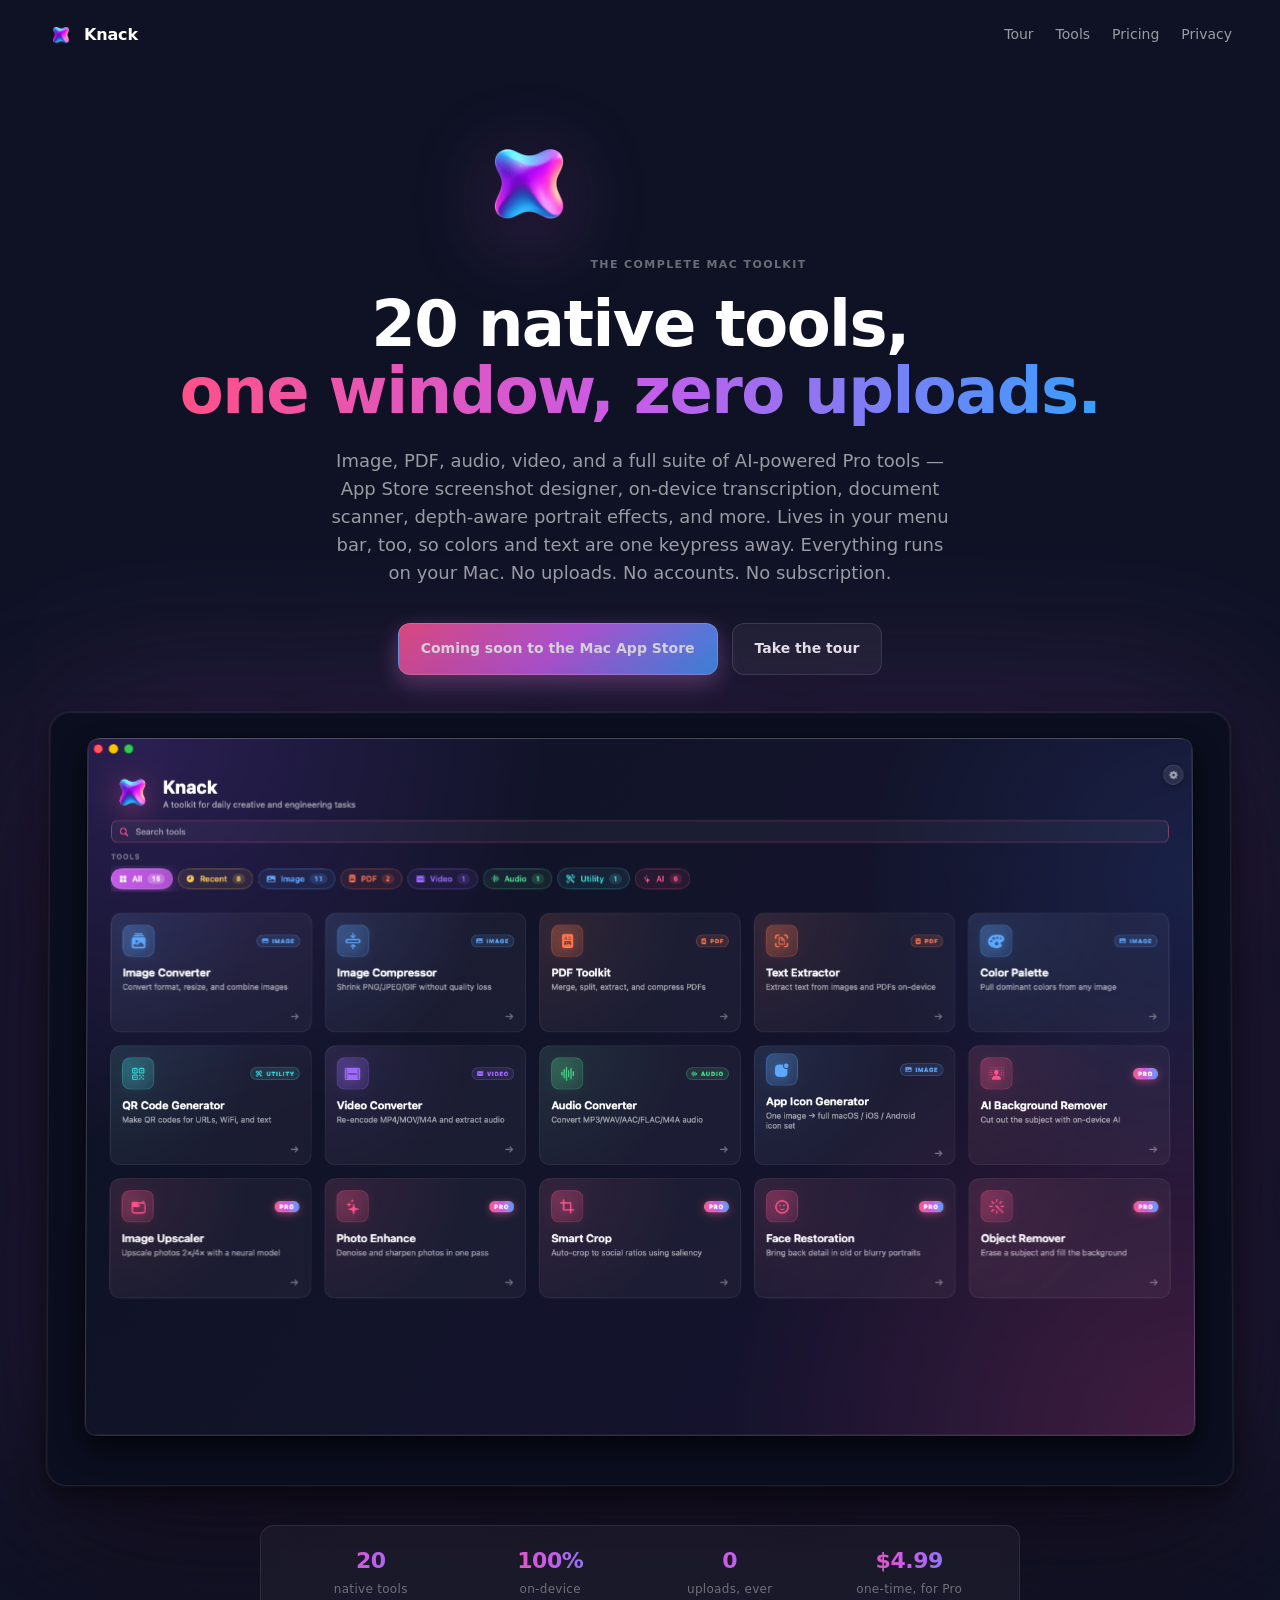
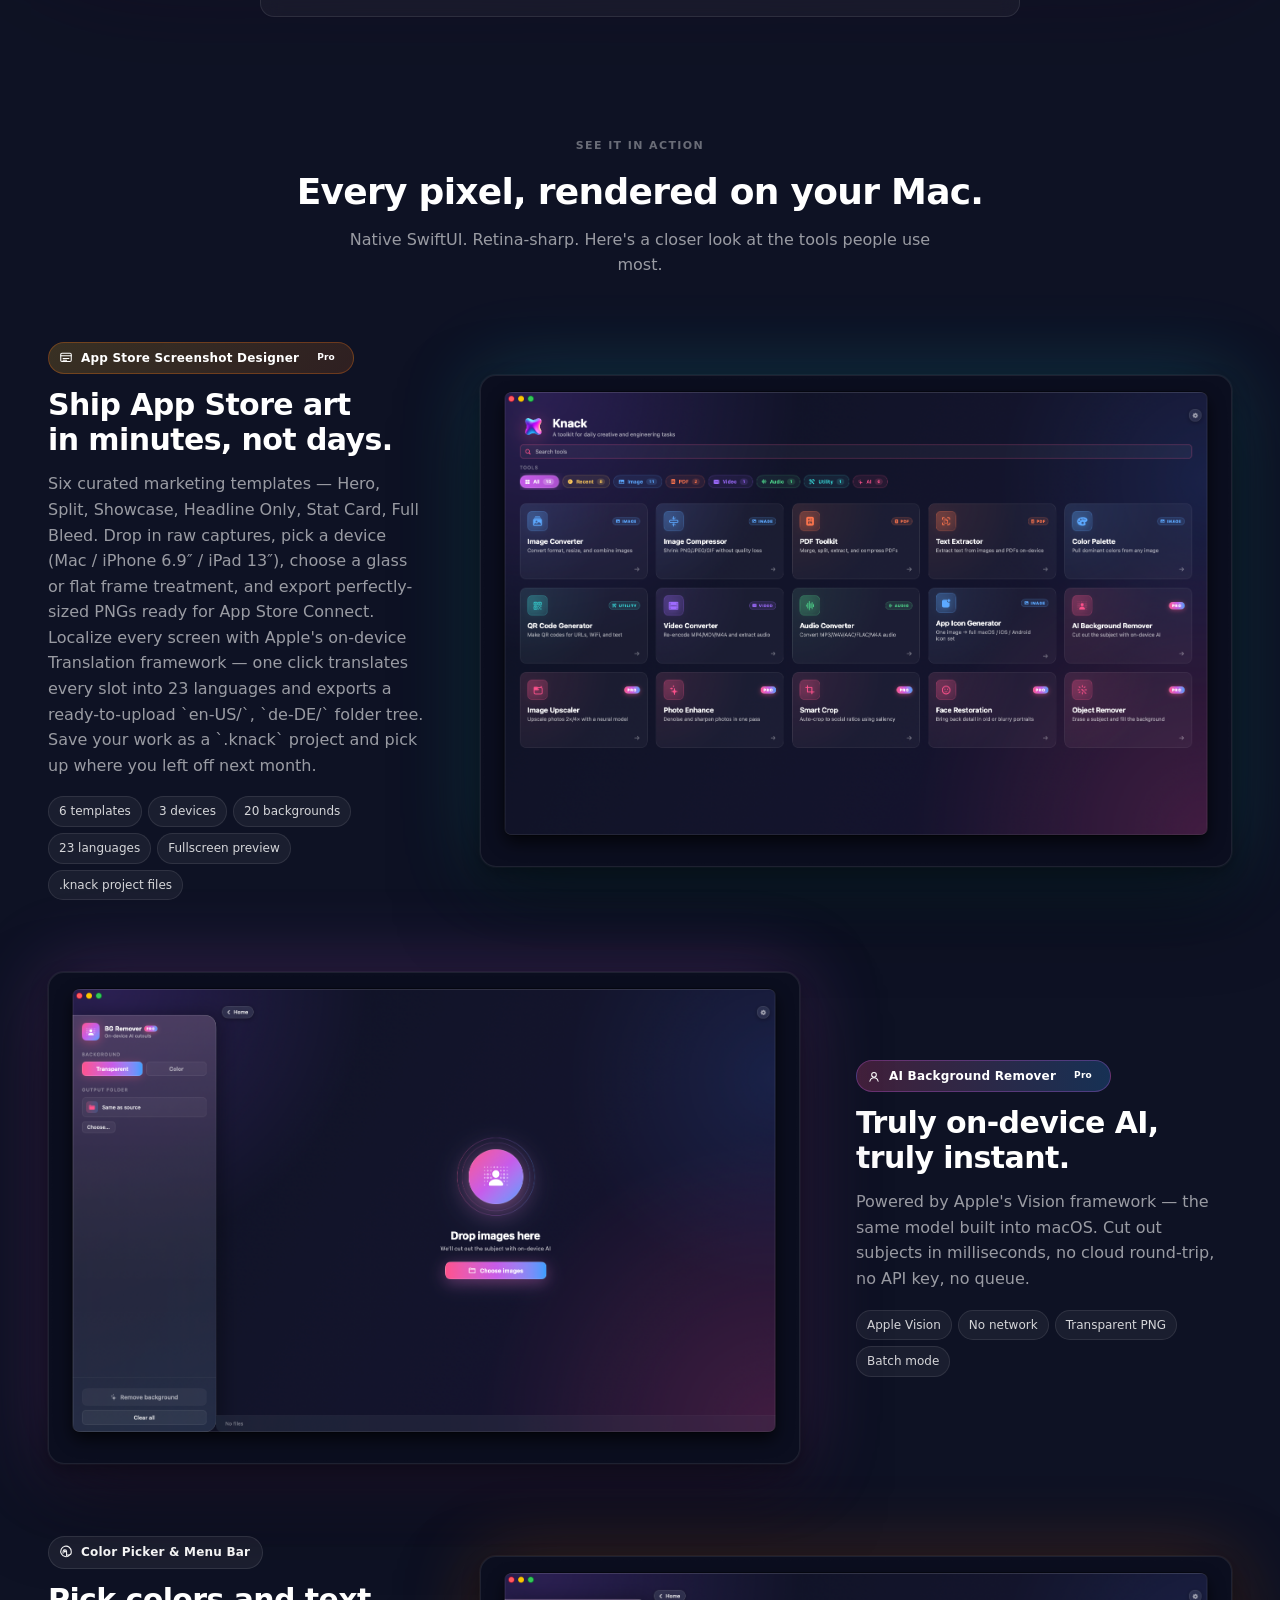
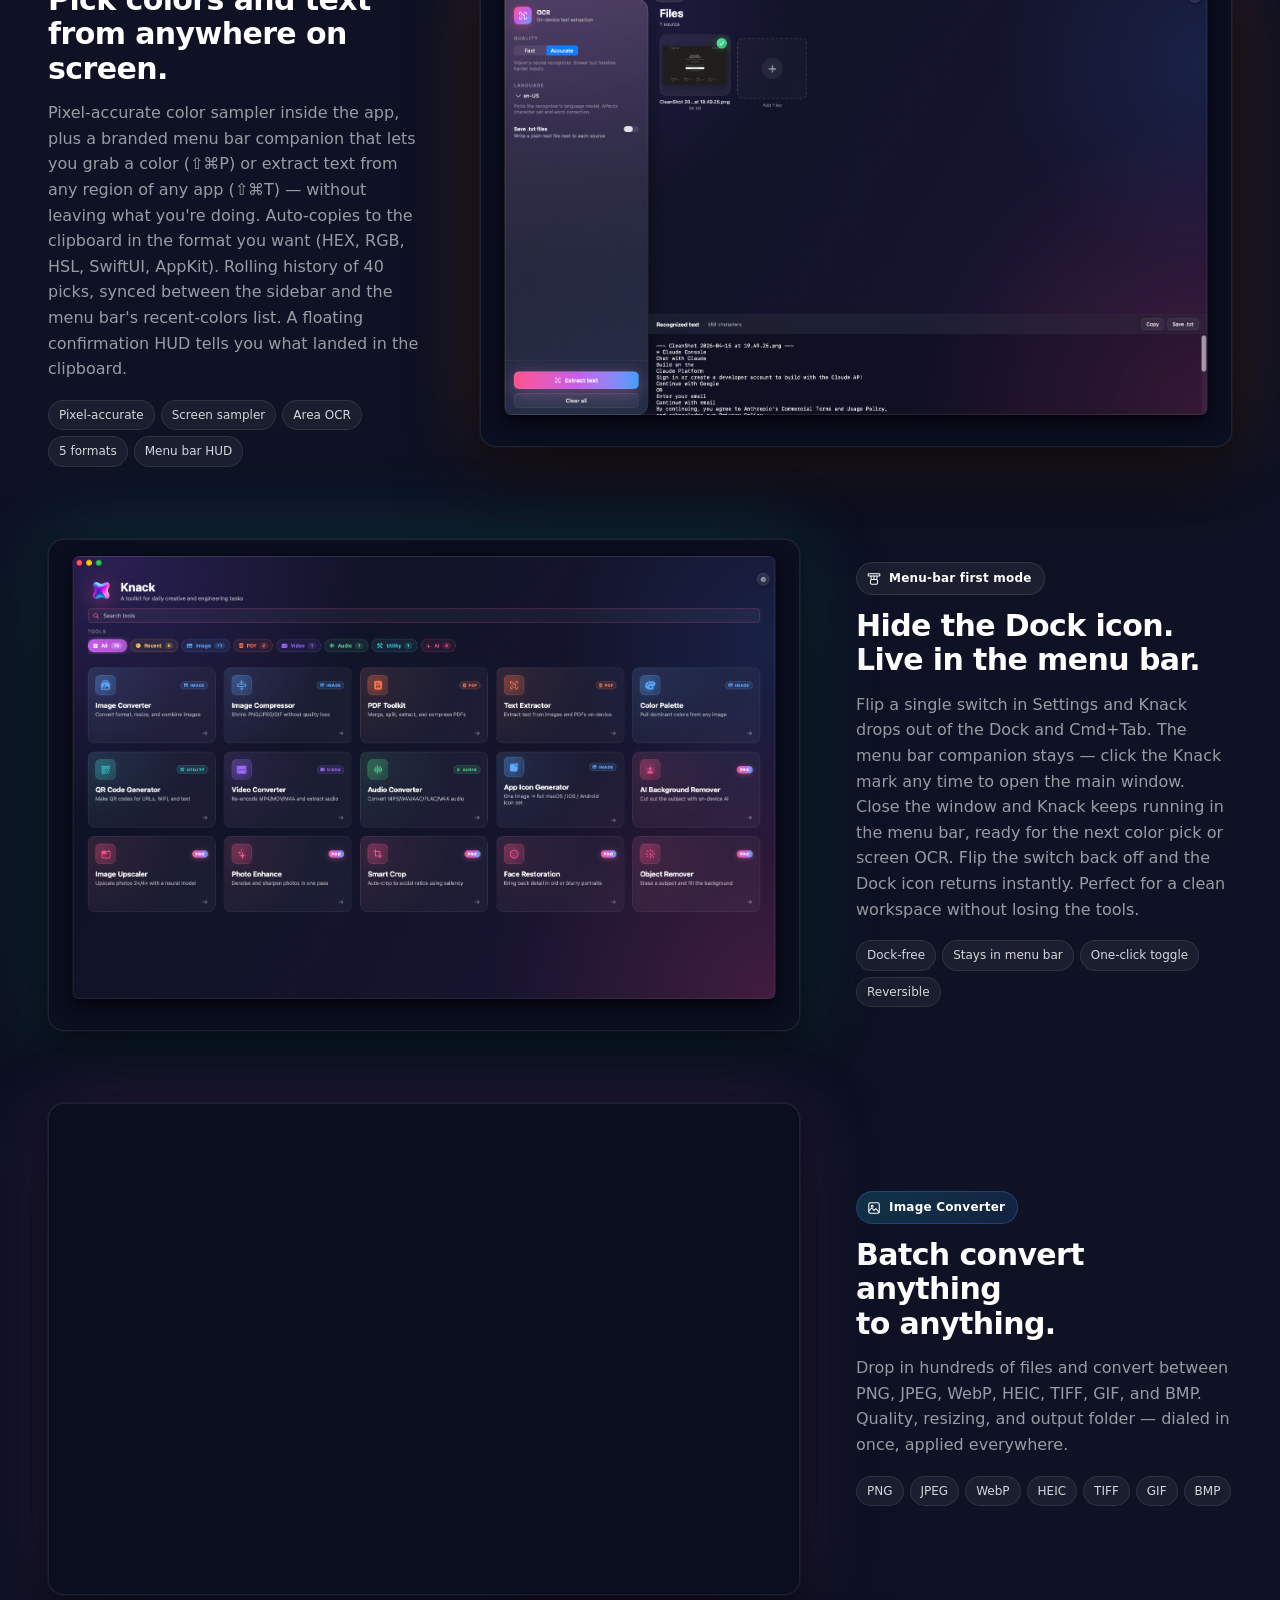
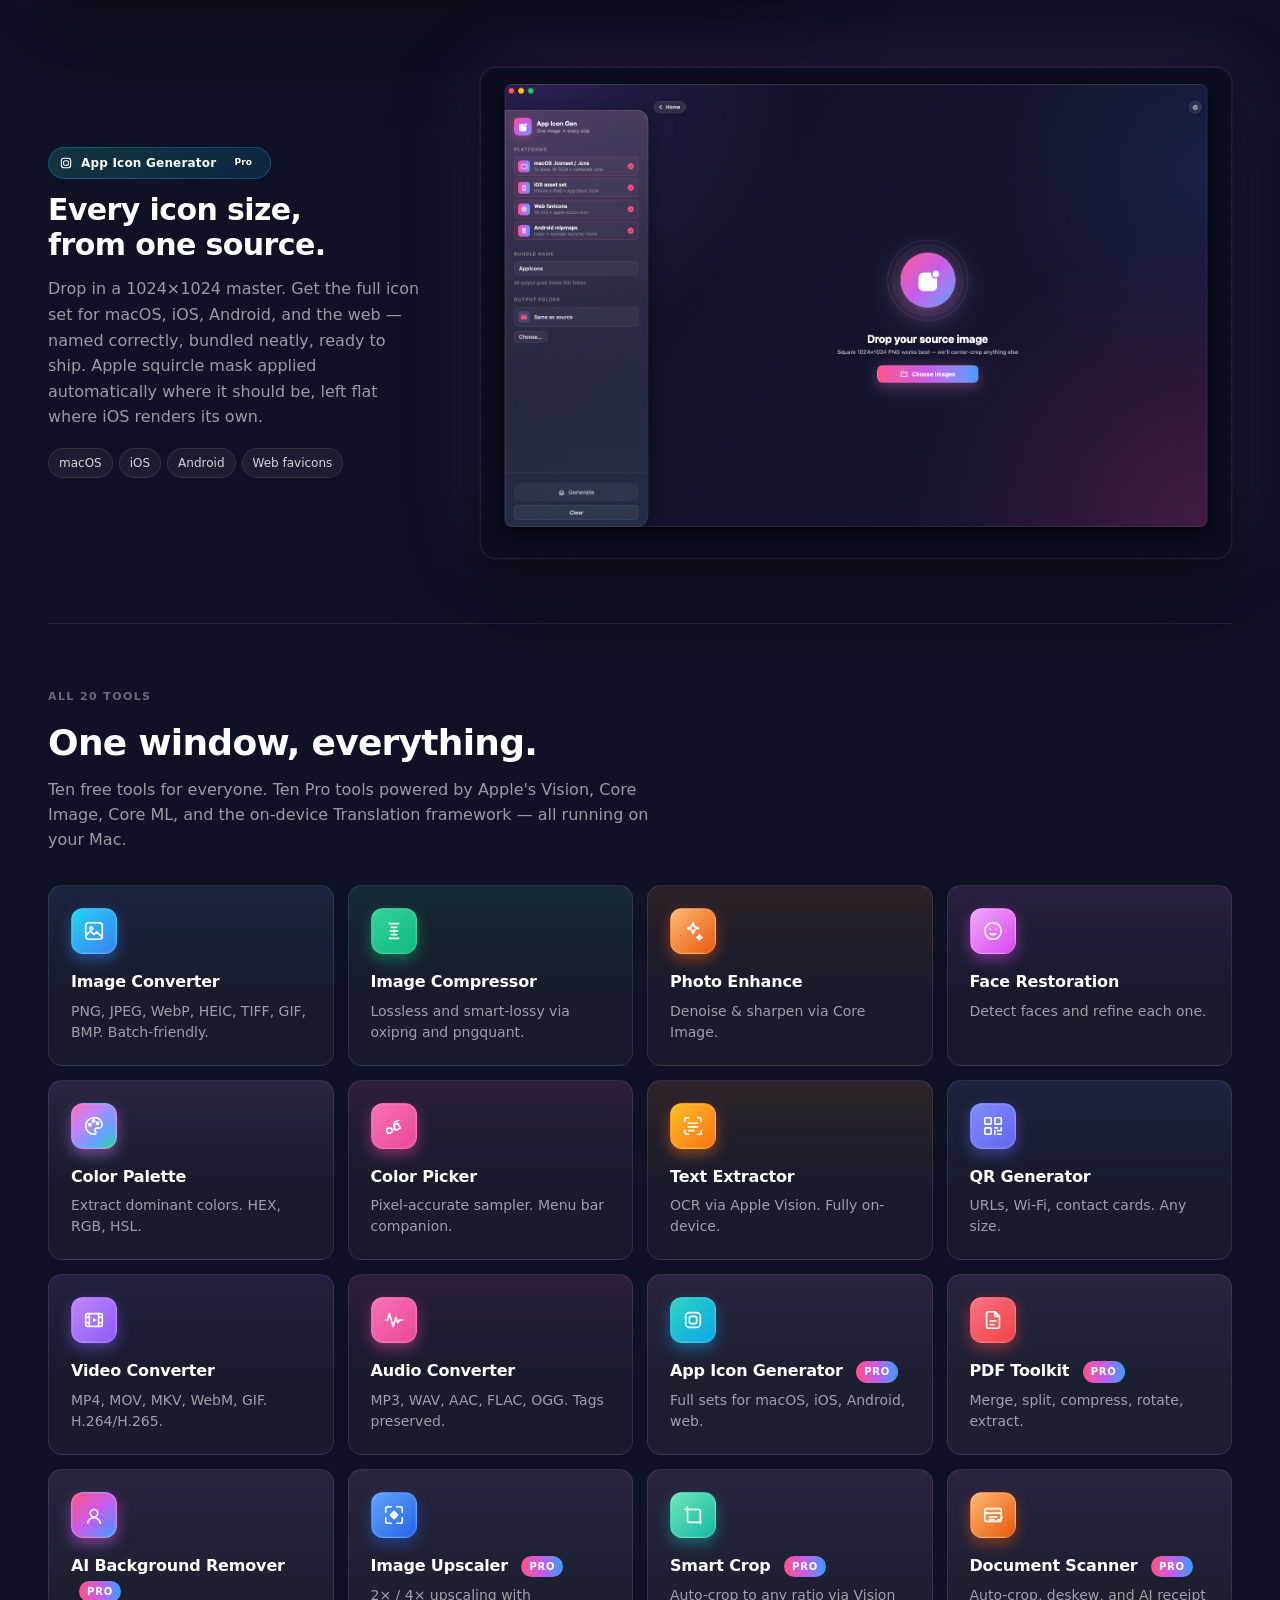
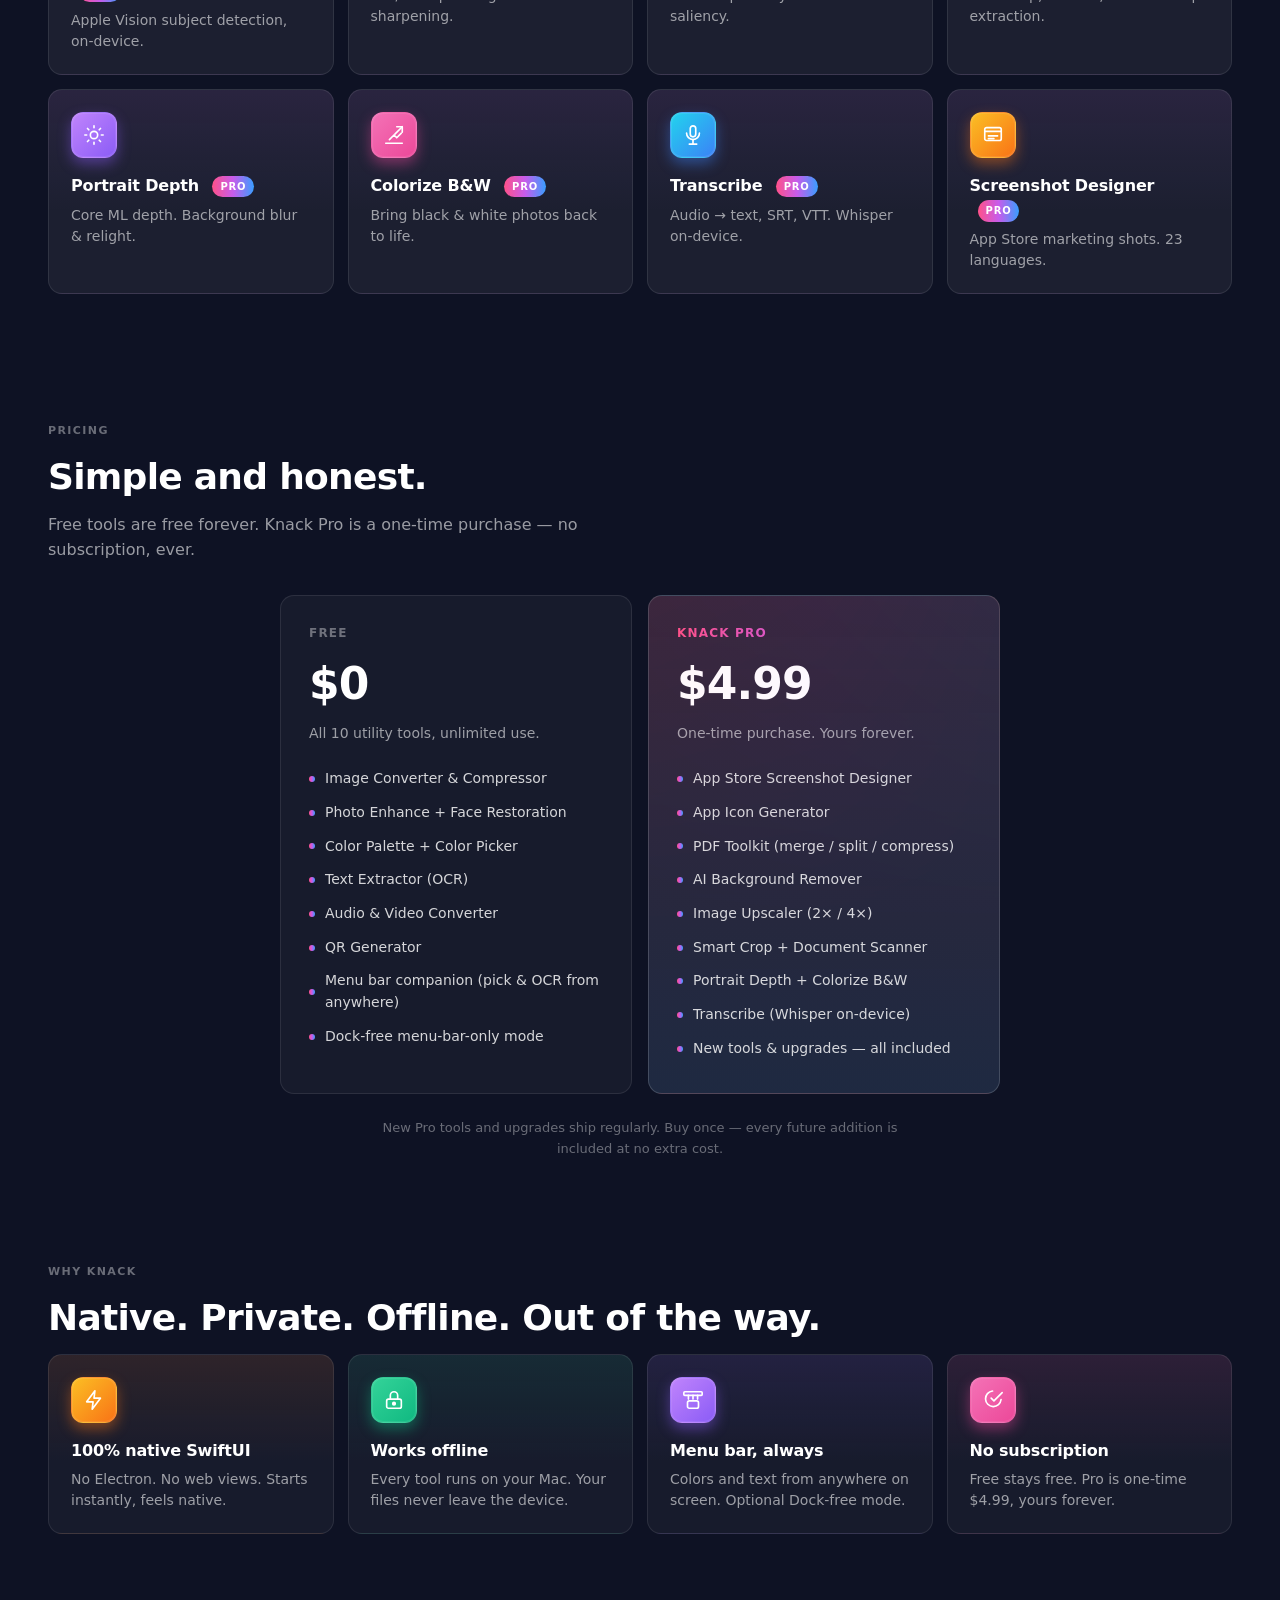
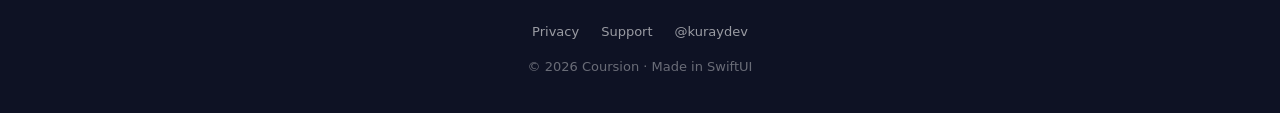
<file: index.html>
<!doctype html>
<html lang="en">
<head>
  <meta charset="utf-8" />
  <meta name="viewport" content="width=device-width, initial-scale=1" />
  <title>Knack — The complete Mac toolkit</title>
  <meta name="description" content="20 native Mac tools for images, PDFs, video, audio, and App Store marketing. Runs on-device. No uploads, no accounts, no subscription." />
  <link rel="icon" type="image/png" href="screenshots/icon.png" />
  <link rel="apple-touch-icon" href="screenshots/icon.png" />
  <link rel="stylesheet" href="styles.css" />
  <meta property="og:title" content="Knack — The complete Mac toolkit" />
  <meta property="og:description" content="20 native Mac tools. On-device. No uploads. No subscription. One-time $4.99 for Pro." />
  <meta property="og:image" content="screenshots/home-page.png" />
  <meta name="theme-color" content="#0E1224" />
</head>
<body>
  <div class="bg"></div>

  <div class="container">
    <nav class="top">
      <div class="brand">
        <img src="screenshots/icon.png" alt="Knack" />
        <span>Knack</span>
      </div>
      <div class="links">
        <a href="#showcase">Tour</a>
        <a href="#tools">Tools</a>
        <a href="#pricing">Pricing</a>
        <a href="privacy.html">Privacy</a>
      </div>
    </nav>

    <header class="hero">
      <img class="app-icon" src="screenshots/icon.png" alt="Knack app icon" />
      <div class="eyebrow">The complete Mac toolkit</div>
      <h1>20 native tools,<br /><span class="grad">one window, zero uploads.</span></h1>
      <p class="sub">
        Image, PDF, audio, video, and a full suite of AI-powered Pro tools —
        App Store screenshot designer, on-device transcription, document
        scanner, depth-aware portrait effects, and more. Lives in your menu
        bar, too, so colors and text are one keypress away. Everything runs
        on your Mac. No uploads. No accounts. No subscription.
      </p>
      <div class="cta-row">
        <a class="btn primary" href="#" aria-disabled="true">Coming soon to the Mac App Store</a>
        <a class="btn outline" href="#showcase">Take the tour</a>
      </div>
    </header>
  </div>

  <section class="hero-shot-wrap">
    <div class="container">
      <figure class="window shot-hero">
        <img src="screenshots/home-page.png"
             alt="Knack home dashboard showing all 20 native Mac tools"
             width="1779" height="1162"
             loading="eager" decoding="async" fetchpriority="high" />
      </figure>
      <div class="hero-stats">
        <div class="stat"><strong>20</strong><span>native tools</span></div>
        <div class="stat"><strong>100%</strong><span>on-device</span></div>
        <div class="stat"><strong>0</strong><span>uploads, ever</span></div>
        <div class="stat"><strong>$4.99</strong><span>one-time, for Pro</span></div>
      </div>
    </div>
  </section>

  <div class="container">
    <section id="showcase" class="showcase-intro">
      <div class="section-label">See it in action</div>
      <h2>Every pixel, rendered on your Mac.</h2>
      <p class="lede">Native SwiftUI. Retina-sharp. Here's a closer look at the tools people use most.</p>
    </section>

    <section class="showcase">
      <div class="showcase-row">
        <div class="showcase-copy">
          <div class="chip chip-amber">
            <svg viewBox="0 0 24 24" fill="none" stroke="currentColor" stroke-width="1.8" stroke-linecap="round" stroke-linejoin="round" aria-hidden="true"><rect x="3" y="4" width="18" height="14" rx="2"/><path d="M3 8h18"/><path d="M7 13h10M7 16h6"/></svg>
            App Store Screenshot Designer <span class="pro-pill">Pro</span>
          </div>
          <h3>Ship App Store art<br />in minutes, not days.</h3>
          <p>Six curated marketing templates — Hero, Split, Showcase, Headline Only, Stat Card, Full Bleed. Drop in raw captures, pick a device (Mac / iPhone 6.9″ / iPad 13″), choose a glass or flat frame treatment, and export perfectly-sized PNGs ready for App Store Connect. Localize every screen with Apple's on-device Translation framework — one click translates every slot into 23 languages and exports a ready-to-upload `en-US/`, `de-DE/` folder tree. Save your work as a `.knack` project and pick up where you left off next month.</p>
          <ul class="pills">
            <li>6 templates</li><li>3 devices</li><li>20 backgrounds</li><li>23 languages</li><li>Fullscreen preview</li><li>.knack project files</li>
          </ul>
        </div>
        <figure class="window">
          <img src="screenshots/home-page.png" alt="App Store Screenshot Designer composing marketing artwork" width="1779" height="1162" loading="lazy" decoding="async" />
        </figure>
      </div>

      <div class="showcase-row reverse">
        <div class="showcase-copy">
          <div class="chip chip-brand">
            <svg viewBox="0 0 24 24" fill="none" stroke="currentColor" stroke-width="1.8" stroke-linecap="round" stroke-linejoin="round" aria-hidden="true"><path d="M12 14a4 4 0 1 0 0-8 4 4 0 0 0 0 8z"/><path d="M5 21c.7-3.5 3.6-6 7-6s6.3 2.5 7 6"/></svg>
            AI Background Remover <span class="pro-pill">Pro</span>
          </div>
          <h3>Truly on-device AI,<br />truly instant.</h3>
          <p>Powered by Apple's Vision framework — the same model built into macOS. Cut out subjects in milliseconds, no cloud round-trip, no API key, no queue.</p>
          <ul class="pills">
            <li>Apple Vision</li><li>No network</li><li>Transparent PNG</li><li>Batch mode</li>
          </ul>
        </div>
        <figure class="window">
          <img src="screenshots/ai-background-remover.png" alt="AI Background Remover with on-device subject detection" width="1779" height="1162" loading="lazy" decoding="async" />
        </figure>
      </div>

      <div class="showcase-row">
        <div class="showcase-copy">
          <div class="chip chip-rainbow">
            <svg viewBox="0 0 24 24" fill="none" stroke="currentColor" stroke-width="1.8" stroke-linecap="round" stroke-linejoin="round" aria-hidden="true"><path d="M7 14v-3a3 3 0 0 1 3-3h0a3 3 0 0 1 3 3v7"/><path d="M13 17h4a4 4 0 0 0 4-4v-2a9 9 0 1 0-3 6.7"/><circle cx="10" cy="11" r="1" fill="currentColor"/></svg>
            Color Picker &amp; Menu Bar
          </div>
          <h3>Pick colors and text<br />from anywhere on screen.</h3>
          <p>Pixel-accurate color sampler inside the app, plus a branded menu bar companion that lets you grab a color (⇧⌘P) or extract text from any region of any app (⇧⌘T) — without leaving what you're doing. Auto-copies to the clipboard in the format you want (HEX, RGB, HSL, SwiftUI, AppKit). Rolling history of 40 picks, synced between the sidebar and the menu bar's recent-colors list. A floating confirmation HUD tells you what landed in the clipboard.</p>
          <ul class="pills">
            <li>Pixel-accurate</li><li>Screen sampler</li><li>Area OCR</li><li>5 formats</li><li>Menu bar HUD</li>
          </ul>
        </div>
        <figure class="window">
          <img src="screenshots/text-extractor.png" alt="Color Picker sampling pixel colors with live hover preview" width="1779" height="1162" loading="lazy" decoding="async" />
        </figure>
      </div>

      <div class="showcase-row reverse">
        <div class="showcase-copy">
          <div class="chip chip-violet">
            <svg viewBox="0 0 24 24" fill="none" stroke="currentColor" stroke-width="1.8" stroke-linecap="round" stroke-linejoin="round" aria-hidden="true"><rect x="2" y="3" width="20" height="4" rx="1"/><path d="M7 7v4M12 7v4M17 7v4"/><rect x="6" y="13" width="12" height="8" rx="2"/></svg>
            Menu-bar first mode
          </div>
          <h3>Hide the Dock icon.<br />Live in the menu bar.</h3>
          <p>Flip a single switch in Settings and Knack drops out of the Dock and Cmd+Tab. The menu bar companion stays — click the Knack mark any time to open the main window. Close the window and Knack keeps running in the menu bar, ready for the next color pick or screen OCR. Flip the switch back off and the Dock icon returns instantly. Perfect for a clean workspace without losing the tools.</p>
          <ul class="pills">
            <li>Dock-free</li><li>Stays in menu bar</li><li>One-click toggle</li><li>Reversible</li>
          </ul>
        </div>
        <figure class="window">
          <img src="screenshots/home-page.png" alt="Knack running as a menu-bar-only app with the Dock icon hidden" width="1779" height="1162" loading="lazy" decoding="async" />
        </figure>
      </div>

      <div class="showcase-row reverse">
        <div class="showcase-copy">
          <div class="chip chip-cyan">
            <svg viewBox="0 0 24 24" fill="none" stroke="currentColor" stroke-width="1.8" stroke-linecap="round" stroke-linejoin="round" aria-hidden="true"><rect x="3" y="3" width="18" height="18" rx="3"/><circle cx="9" cy="9" r="1.6"/><path d="M3 17l5-5 4 4 3-3 6 6"/></svg>
            Image Converter
          </div>
          <h3>Batch convert anything<br />to anything.</h3>
          <p>Drop in hundreds of files and convert between PNG, JPEG, WebP, HEIC, TIFF, GIF, and BMP. Quality, resizing, and output folder — dialed in once, applied everywhere.</p>
          <ul class="pills">
            <li>PNG</li><li>JPEG</li><li>WebP</li><li>HEIC</li><li>TIFF</li><li>GIF</li><li>BMP</li>
          </ul>
        </div>
        <figure class="window">
          <img src="screenshots/image-converter.png" alt="Image Converter batch UI" width="1779" height="1162" loading="lazy" decoding="async" />
        </figure>
      </div>

      <div class="showcase-row">
        <div class="showcase-copy">
          <div class="chip chip-teal">
            <svg viewBox="0 0 24 24" fill="none" stroke="currentColor" stroke-width="1.8" stroke-linecap="round" stroke-linejoin="round" aria-hidden="true"><rect x="4" y="4" width="16" height="16" rx="4"/><rect x="8" y="8" width="8" height="8" rx="2"/></svg>
            App Icon Generator <span class="pro-pill">Pro</span>
          </div>
          <h3>Every icon size,<br />from one source.</h3>
          <p>Drop in a 1024×1024 master. Get the full icon set for macOS, iOS, Android, and the web — named correctly, bundled neatly, ready to ship. Apple squircle mask applied automatically where it should be, left flat where iOS renders its own.</p>
          <ul class="pills">
            <li>macOS</li><li>iOS</li><li>Android</li><li>Web favicons</li>
          </ul>
        </div>
        <figure class="window">
          <img src="screenshots/app-icon-gen.png" alt="App Icon Generator exporting all platform sizes" width="1779" height="1162" loading="lazy" decoding="async" />
        </figure>
      </div>
    </section>

    <hr class="sep" />

    <section id="tools">
      <div class="section-label">All 20 tools</div>
      <h2>One window, everything.</h2>
      <p class="lede">Ten free tools for everyone. Ten Pro tools powered by Apple's Vision, Core Image, Core ML, and the on-device Translation framework — all running on your Mac.</p>

      <div class="grid">
        <!-- Free tools -->
        <div class="card">
          <div class="tile c-cyan"><svg viewBox="0 0 24 24" fill="none" stroke="currentColor" stroke-width="1.8" stroke-linecap="round" stroke-linejoin="round" aria-hidden="true"><rect x="3" y="3" width="18" height="18" rx="3"/><circle cx="9" cy="9" r="1.6"/><path d="M3 17l5-5 4 4 3-3 6 6"/></svg></div>
          <h3>Image Converter</h3>
          <p>PNG, JPEG, WebP, HEIC, TIFF, GIF, BMP. Batch-friendly.</p>
        </div>
        <div class="card">
          <div class="tile c-green"><svg viewBox="0 0 24 24" fill="none" stroke="currentColor" stroke-width="1.8" stroke-linecap="round" stroke-linejoin="round" aria-hidden="true"><path d="M7 4h10M7 20h10M9 8h6M9 16h6"/><path d="M12 11v2"/><path d="M8 12h8"/></svg></div>
          <h3>Image Compressor</h3>
          <p>Lossless and smart-lossy via oxipng and pngquant.</p>
        </div>
        <div class="card">
          <div class="tile c-orange"><svg viewBox="0 0 24 24" fill="none" stroke="currentColor" stroke-width="1.8" stroke-linecap="round" stroke-linejoin="round" aria-hidden="true"><path d="M12 3l1.8 4.5L18 9l-4.2 1.5L12 15l-1.8-4.5L6 9l4.2-1.5z"/><path d="M19 16l.9 2.1L22 19l-2.1.9L19 22l-.9-2.1L16 19l2.1-.9z"/></svg></div>
          <h3>Photo Enhance</h3>
          <p>Denoise &amp; sharpen via Core Image.</p>
        </div>
        <div class="card">
          <div class="tile c-magenta"><svg viewBox="0 0 24 24" fill="none" stroke="currentColor" stroke-width="1.8" stroke-linecap="round" stroke-linejoin="round" aria-hidden="true"><circle cx="12" cy="12" r="9"/><path d="M9 10h.01M15 10h.01"/><path d="M9 15c1.5 1 4.5 1 6 0"/></svg></div>
          <h3>Face Restoration</h3>
          <p>Detect faces and refine each one.</p>
        </div>
        <div class="card">
          <div class="tile c-rainbow"><svg viewBox="0 0 24 24" fill="none" stroke="currentColor" stroke-width="1.8" stroke-linecap="round" stroke-linejoin="round" aria-hidden="true"><path d="M12 3a9 9 0 0 0 0 18c1.1 0 2-.9 2-2 0-.5-.2-1-.6-1.4a1.95 1.95 0 0 1 1.4-3.3H17a4 4 0 0 0 4-4 8 8 0 0 0-9-7.3z"/><circle cx="7.5" cy="10.5" r="1.2" fill="currentColor"/><circle cx="11.5" cy="6.5" r="1.2" fill="currentColor"/><circle cx="16" cy="9" r="1.2" fill="currentColor"/></svg></div>
          <h3>Color Palette</h3>
          <p>Extract dominant colors. HEX, RGB, HSL.</p>
        </div>
        <div class="card">
          <div class="tile c-pink"><svg viewBox="0 0 24 24" fill="none" stroke="currentColor" stroke-width="1.8" stroke-linecap="round" stroke-linejoin="round" aria-hidden="true"><path d="M17 6a5 5 0 0 0-5 5v5"/><path d="M12 11l4-2 3 5-5 3z"/><circle cx="7" cy="17" r="3"/></svg></div>
          <h3>Color Picker</h3>
          <p>Pixel-accurate sampler. Menu bar companion.</p>
        </div>
        <div class="card">
          <div class="tile c-amber"><svg viewBox="0 0 24 24" fill="none" stroke="currentColor" stroke-width="1.8" stroke-linecap="round" stroke-linejoin="round" aria-hidden="true"><path d="M3 7V5a2 2 0 0 1 2-2h2M17 3h2a2 2 0 0 1 2 2v2M21 17v2a2 2 0 0 1-2 2h-2M7 21H5a2 2 0 0 1-2-2v-2"/><path d="M7 9h10M7 13h10M7 17h6"/></svg></div>
          <h3>Text Extractor</h3>
          <p>OCR via Apple Vision. Fully on-device.</p>
        </div>
        <div class="card">
          <div class="tile c-indigo"><svg viewBox="0 0 24 24" fill="none" stroke="currentColor" stroke-width="1.8" stroke-linecap="round" stroke-linejoin="round" aria-hidden="true"><rect x="3" y="3" width="7" height="7" rx="1"/><rect x="14" y="3" width="7" height="7" rx="1"/><rect x="3" y="14" width="7" height="7" rx="1"/><path d="M14 14h3M21 14v3M14 17v4M17 17h4M17 21h4"/></svg></div>
          <h3>QR Generator</h3>
          <p>URLs, Wi-Fi, contact cards. Any size.</p>
        </div>
        <div class="card">
          <div class="tile c-violet"><svg viewBox="0 0 24 24" fill="none" stroke="currentColor" stroke-width="1.8" stroke-linecap="round" stroke-linejoin="round" aria-hidden="true"><rect x="3" y="5" width="18" height="14" rx="2"/><path d="M3 9h4M3 15h4M17 9h4M17 15h4M7 5v14M17 5v14"/><path d="M11 9.5v5l4-2.5z" fill="currentColor" stroke="none"/></svg></div>
          <h3>Video Converter</h3>
          <p>MP4, MOV, MKV, WebM, GIF. H.264/H.265.</p>
        </div>
        <div class="card">
          <div class="tile c-pink"><svg viewBox="0 0 24 24" fill="none" stroke="currentColor" stroke-width="1.8" stroke-linecap="round" stroke-linejoin="round" aria-hidden="true"><path d="M3 12h2l2-7 4 14 3-10 2 6 2-3h3"/></svg></div>
          <h3>Audio Converter</h3>
          <p>MP3, WAV, AAC, FLAC, OGG. Tags preserved.</p>
        </div>

        <!-- Pro tools -->
        <div class="card pro">
          <div class="tile c-teal"><svg viewBox="0 0 24 24" fill="none" stroke="currentColor" stroke-width="1.8" stroke-linecap="round" stroke-linejoin="round" aria-hidden="true"><rect x="4" y="4" width="16" height="16" rx="4"/><rect x="8" y="8" width="8" height="8" rx="2"/></svg></div>
          <h3>App Icon Generator <span class="pro-pill">Pro</span></h3>
          <p>Full sets for macOS, iOS, Android, web.</p>
        </div>
        <div class="card pro">
          <div class="tile c-red"><svg viewBox="0 0 24 24" fill="none" stroke="currentColor" stroke-width="1.8" stroke-linecap="round" stroke-linejoin="round" aria-hidden="true"><path d="M14 3H7a2 2 0 0 0-2 2v14a2 2 0 0 0 2 2h10a2 2 0 0 0 2-2V8z"/><path d="M14 3v5h5"/><path d="M9 13h6M9 17h4"/></svg></div>
          <h3>PDF Toolkit <span class="pro-pill">Pro</span></h3>
          <p>Merge, split, compress, rotate, extract.</p>
        </div>
        <div class="card pro">
          <div class="tile brand"><svg viewBox="0 0 24 24" fill="none" stroke="currentColor" stroke-width="1.8" stroke-linecap="round" stroke-linejoin="round" aria-hidden="true"><path d="M12 14a4 4 0 1 0 0-8 4 4 0 0 0 0 8z"/><path d="M5 21c.7-3.5 3.6-6 7-6s6.3 2.5 7 6"/></svg></div>
          <h3>AI Background Remover <span class="pro-pill">Pro</span></h3>
          <p>Apple Vision subject detection, on-device.</p>
        </div>
        <div class="card pro">
          <div class="tile c-blue"><svg viewBox="0 0 24 24" fill="none" stroke="currentColor" stroke-width="1.8" stroke-linecap="round" stroke-linejoin="round" aria-hidden="true"><path d="M3 9V5a2 2 0 0 1 2-2h4M21 9V5a2 2 0 0 0-2-2h-4M3 15v4a2 2 0 0 0 2 2h4M21 15v4a2 2 0 0 1-2 2h-4"/><path d="M8 12h8M12 8v8M9 11l3-3 3 3M9 13l3 3 3-3"/></svg></div>
          <h3>Image Upscaler <span class="pro-pill">Pro</span></h3>
          <p>2× / 4× upscaling with sharpening.</p>
        </div>
        <div class="card pro">
          <div class="tile c-mint"><svg viewBox="0 0 24 24" fill="none" stroke="currentColor" stroke-width="1.8" stroke-linecap="round" stroke-linejoin="round" aria-hidden="true"><path d="M6 3v15a2 2 0 0 0 2 2h13"/><path d="M3 6h15a2 2 0 0 1 2 2v13"/></svg></div>
          <h3>Smart Crop <span class="pro-pill">Pro</span></h3>
          <p>Auto-crop to any ratio via Vision saliency.</p>
        </div>
        <div class="card pro">
          <div class="tile c-orange"><svg viewBox="0 0 24 24" fill="none" stroke="currentColor" stroke-width="1.8" stroke-linecap="round" stroke-linejoin="round" aria-hidden="true"><rect x="3" y="5" width="18" height="14" rx="2"/><path d="M3 10h18"/><path d="M8 14h8M8 17h5"/><path d="M17.5 16.5l1.5 1.5 3-3"/></svg></div>
          <h3>Document Scanner <span class="pro-pill">Pro</span></h3>
          <p>Auto-crop, deskew, and AI receipt extraction.</p>
        </div>
        <div class="card pro">
          <div class="tile c-violet"><svg viewBox="0 0 24 24" fill="none" stroke="currentColor" stroke-width="1.8" stroke-linecap="round" stroke-linejoin="round" aria-hidden="true"><circle cx="12" cy="12" r="4"/><path d="M12 2v2M12 20v2M4.9 4.9l1.4 1.4M17.7 17.7l1.4 1.4M2 12h2M20 12h2M4.9 19.1l1.4-1.4M17.7 6.3l1.4-1.4"/></svg></div>
          <h3>Portrait Depth <span class="pro-pill">Pro</span></h3>
          <p>Core ML depth. Background blur &amp; relight.</p>
        </div>
        <div class="card pro">
          <div class="tile c-pink"><svg viewBox="0 0 24 24" fill="none" stroke="currentColor" stroke-width="1.8" stroke-linecap="round" stroke-linejoin="round" aria-hidden="true"><path d="M15 3h6v6"/><path d="M21 3l-8 8"/><path d="M3 21h18"/><path d="M7 17l5-5 3 3 5-5"/></svg></div>
          <h3>Colorize B&amp;W <span class="pro-pill">Pro</span></h3>
          <p>Bring black &amp; white photos back to life.</p>
        </div>
        <div class="card pro">
          <div class="tile c-cyan"><svg viewBox="0 0 24 24" fill="none" stroke="currentColor" stroke-width="1.8" stroke-linecap="round" stroke-linejoin="round" aria-hidden="true"><rect x="9" y="2" width="6" height="12" rx="3"/><path d="M5 10a7 7 0 0 0 14 0"/><path d="M12 17v5"/><path d="M8 22h8"/></svg></div>
          <h3>Transcribe <span class="pro-pill">Pro</span></h3>
          <p>Audio → text, SRT, VTT. Whisper on-device.</p>
        </div>
        <div class="card pro">
          <div class="tile c-amber"><svg viewBox="0 0 24 24" fill="none" stroke="currentColor" stroke-width="1.8" stroke-linecap="round" stroke-linejoin="round" aria-hidden="true"><rect x="3" y="4" width="18" height="14" rx="2"/><path d="M3 8h18"/><path d="M7 13h10M7 16h6"/></svg></div>
          <h3>Screenshot Designer <span class="pro-pill">Pro</span></h3>
          <p>App Store marketing shots. 23 languages.</p>
        </div>
      </div>
    </section>

    <section id="pricing">
      <div class="section-label">Pricing</div>
      <h2>Simple and honest.</h2>
      <p class="lede">Free tools are free forever. Knack Pro is a one-time purchase — no subscription, ever.</p>

      <div class="price-wrap">
        <div class="price">
          <div class="tier">Free</div>
          <div class="amount">$0</div>
          <p class="note">All 10 utility tools, unlimited use.</p>
          <ul>
            <li>Image Converter &amp; Compressor</li>
            <li>Photo Enhance + Face Restoration</li>
            <li>Color Palette + Color Picker</li>
            <li>Text Extractor (OCR)</li>
            <li>Audio &amp; Video Converter</li>
            <li>QR Generator</li>
            <li>Menu bar companion (pick &amp; OCR from anywhere)</li>
            <li>Dock-free menu-bar-only mode</li>
          </ul>
        </div>
        <div class="price pro">
          <div class="tier">Knack Pro</div>
          <div class="amount">$4.99</div>
          <p class="note">One-time purchase. Yours forever.</p>
          <ul>
            <li>App Store Screenshot Designer</li>
            <li>App Icon Generator</li>
            <li>PDF Toolkit (merge / split / compress)</li>
            <li>AI Background Remover</li>
            <li>Image Upscaler (2× / 4×)</li>
            <li>Smart Crop + Document Scanner</li>
            <li>Portrait Depth + Colorize B&amp;W</li>
            <li>Transcribe (Whisper on-device)</li>
            <li>New tools &amp; upgrades — all included</li>
          </ul>
        </div>
      </div>

      <p class="pricing-footnote">
        New Pro tools and upgrades ship regularly. Buy once — every future addition is
        included at no extra cost.
      </p>
    </section>

    <section class="tight">
      <div class="section-label">Why Knack</div>
      <h2>Native. Private. Offline. Out of the way.</h2>
      <div class="grid why-grid">
        <div class="card">
          <div class="tile c-amber"><svg viewBox="0 0 24 24" fill="none" stroke="currentColor" stroke-width="1.8" stroke-linecap="round" stroke-linejoin="round" aria-hidden="true"><path d="M13 2L4 14h7l-1 8 9-12h-7z"/></svg></div>
          <h3>100% native SwiftUI</h3>
          <p>No Electron. No web views. Starts instantly, feels native.</p>
        </div>
        <div class="card">
          <div class="tile c-green"><svg viewBox="0 0 24 24" fill="none" stroke="currentColor" stroke-width="1.8" stroke-linecap="round" stroke-linejoin="round" aria-hidden="true"><rect x="4" y="11" width="16" height="10" rx="2"/><path d="M8 11V7a4 4 0 0 1 8 0v4"/><circle cx="12" cy="16" r="1.4" fill="currentColor"/></svg></div>
          <h3>Works offline</h3>
          <p>Every tool runs on your Mac. Your files never leave the device.</p>
        </div>
        <div class="card">
          <div class="tile c-violet"><svg viewBox="0 0 24 24" fill="none" stroke="currentColor" stroke-width="1.8" stroke-linecap="round" stroke-linejoin="round" aria-hidden="true"><rect x="2" y="3" width="20" height="4" rx="1"/><path d="M7 7v4M12 7v4M17 7v4"/><rect x="6" y="13" width="12" height="8" rx="2"/></svg></div>
          <h3>Menu bar, always</h3>
          <p>Colors and text from anywhere on screen. Optional Dock-free mode.</p>
        </div>
        <div class="card">
          <div class="tile c-pink"><svg viewBox="0 0 24 24" fill="none" stroke="currentColor" stroke-width="1.8" stroke-linecap="round" stroke-linejoin="round" aria-hidden="true"><path d="M20.8 11.5a8.5 8.5 0 1 1-9.3-9.3"/><path d="M22 4l-9 9-3-3"/></svg></div>
          <h3>No subscription</h3>
          <p>Free stays free. Pro is one-time $4.99, yours forever.</p>
        </div>
      </div>
    </section>

    <footer>
      <div class="links">
        <a href="privacy.html">Privacy</a>
        <a href="mailto:kuraydev.io@gmail.com">Support</a>
        <a href="https://x.com/kuraydev" target="_blank" rel="noopener">@kuraydev</a>
      </div>
      <div>© 2026 Coursion · Made in SwiftUI</div>
    </footer>
  </div>
</body>
</html>
</file>
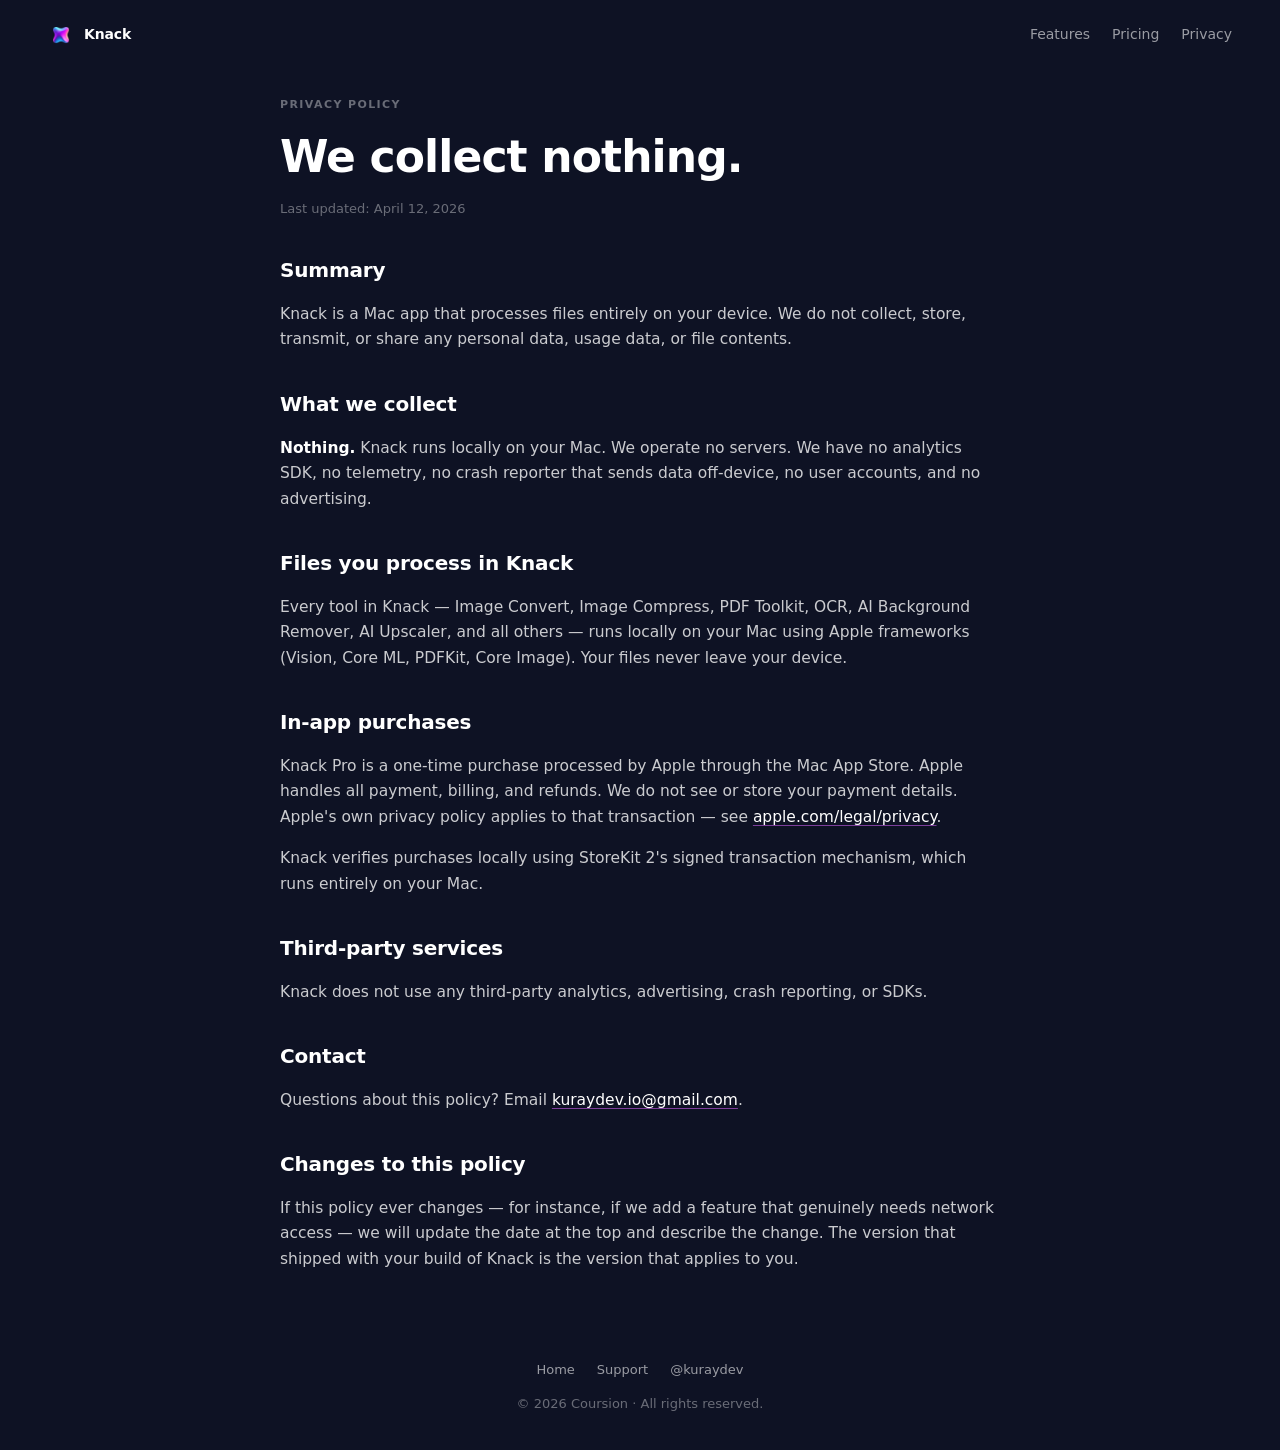
<file: privacy.html>
<!doctype html>
<html lang="en">
<head>
  <meta charset="utf-8" />
  <meta name="viewport" content="width=device-width, initial-scale=1" />
  <title>Privacy — Knack</title>
  <meta name="description" content="Knack processes files entirely on your Mac. We collect nothing." />
  <link rel="icon" type="image/png" href="icon.png" />
  <link rel="stylesheet" href="styles.css" />
  <meta name="theme-color" content="#0E1224" />
</head>
<body>
  <div class="bg"></div>

  <div class="container">
    <nav class="top">
      <a href="index.html" style="text-decoration:none;color:inherit;">
        <div class="brand">
          <img src="icon.png" alt="Knack" />
          <span>Knack</span>
        </div>
      </a>
      <div class="links">
        <a href="index.html#features">Features</a>
        <a href="index.html#pricing">Pricing</a>
        <a href="privacy.html">Privacy</a>
      </div>
    </nav>

    <article class="prose">
      <div class="section-label">Privacy Policy</div>
      <h1>We collect nothing.</h1>
      <div class="updated">Last updated: April 12, 2026</div>

      <h2>Summary</h2>
      <p>
        Knack is a Mac app that processes files entirely on your device. We do not collect,
        store, transmit, or share any personal data, usage data, or file contents.
      </p>

      <h2>What we collect</h2>
      <p>
        <strong>Nothing.</strong> Knack runs locally on your Mac. We operate no servers. We
        have no analytics SDK, no telemetry, no crash reporter that sends data off-device,
        no user accounts, and no advertising.
      </p>

      <h2>Files you process in Knack</h2>
      <p>
        Every tool in Knack — Image Convert, Image Compress, PDF Toolkit, OCR,
        AI Background Remover, AI Upscaler, and all others — runs locally on your Mac
        using Apple frameworks (Vision, Core ML, PDFKit, Core Image). Your files never
        leave your device.
      </p>

      <h2>In-app purchases</h2>
      <p>
        Knack Pro is a one-time purchase processed by Apple through the Mac App Store.
        Apple handles all payment, billing, and refunds. We do not see or store your
        payment details. Apple's own privacy policy applies to that transaction — see
        <a href="https://www.apple.com/legal/privacy/" target="_blank" rel="noopener">apple.com/legal/privacy</a>.
      </p>
      <p>
        Knack verifies purchases locally using StoreKit 2's signed transaction
        mechanism, which runs entirely on your Mac.
      </p>

      <h2>Third-party services</h2>
      <p>
        Knack does not use any third-party analytics, advertising, crash reporting, or SDKs.
      </p>

      <h2>Contact</h2>
      <p>
        Questions about this policy? Email
        <a href="mailto:kuraydev.io@gmail.com">kuraydev.io@gmail.com</a>.
      </p>

      <h2>Changes to this policy</h2>
      <p>
        If this policy ever changes — for instance, if we add a feature that genuinely
        needs network access — we will update the date at the top and describe the change.
        The version that shipped with your build of Knack is the version that applies to you.
      </p>
    </article>

    <footer>
      <div class="links">
        <a href="index.html">Home</a>
        <a href="mailto:kuraydev.io@gmail.com">Support</a>
        <a href="https://x.com/kuraydev" target="_blank" rel="noopener">@kuraydev</a>
      </div>
      <div>© 2026 Coursion · All rights reserved.</div>
    </footer>
  </div>
</body>
</html>
</file>
<file: styles.css>
/* ─── Knack landing — theme mirrors Sources/Knack/Theme.swift ─── */

:root {
  --bg-top:    #0E1224;
  --bg-mid:    #131530;
  --bg-bottom: #170F31;

  --text-primary:   #ffffff;
  --text-secondary: rgba(255, 255, 255, 0.58);
  --text-tertiary:  rgba(255, 255, 255, 0.38);

  --card-fill:        rgba(255, 255, 255, 0.04);
  --card-fill-strong: rgba(255, 255, 255, 0.06);
  --card-stroke:      rgba(255, 255, 255, 0.09);

  --brand-pink:   #FF5189;
  --brand-purple: #C75CEB;
  --brand-blue:   #389EFF;

  --brand-gradient:
    linear-gradient(90deg, var(--brand-pink), var(--brand-purple), var(--brand-blue));
  --brand-gradient-diag:
    linear-gradient(135deg, var(--brand-pink), var(--brand-purple), var(--brand-blue));
  --brand-soft:
    linear-gradient(90deg, rgba(255, 82, 140, 0.22), rgba(56, 158, 255, 0.22));

  --radius-card: 14px;
  --radius-btn:  12px;
}

* { box-sizing: border-box; }

html, body {
  margin: 0;
  padding: 0;
  background: var(--bg-top);
  color: var(--text-primary);
  font-family: -apple-system, BlinkMacSystemFont, "SF Pro Display", "SF Pro Text",
               "Inter", system-ui, sans-serif;
  font-size: 16px;
  line-height: 1.55;
  -webkit-font-smoothing: antialiased;
  -moz-osx-font-smoothing: grayscale;
}

/* ─── background: gradient + soft colored blooms ─── */

.bg {
  position: fixed;
  inset: 0;
  z-index: -1;
  background:
    radial-gradient(circle at 5% 0%,
      rgba(140, 77, 242, 0.22), transparent 52%),
    radial-gradient(circle at 100% 100%,
      rgba(255, 77, 140, 0.18), transparent 56%),
    radial-gradient(circle at 100% 20%,
      rgba(51, 141, 255, 0.12), transparent 46%),
    linear-gradient(135deg,
      var(--bg-top) 0%, var(--bg-mid) 50%, var(--bg-bottom) 100%);
}

/* ─── layout ─── */

.container {
  max-width: 1240px;
  margin: 0 auto;
  padding: 0 28px;
}

nav.top {
  display: flex;
  align-items: center;
  justify-content: space-between;
  padding: 22px 0 8px;
}

nav.top .brand {
  display: flex;
  align-items: center;
  gap: 10px;
  font-weight: 600;
  letter-spacing: -0.01em;
}

nav.top .brand img {
  width: 26px;
  height: 26px;
  border-radius: 6px;
}

nav.top .links {
  display: flex;
  gap: 22px;
}

nav.top a {
  color: var(--text-secondary);
  text-decoration: none;
  font-size: 14px;
  font-weight: 500;
  transition: color 0.15s;
}
nav.top a:hover { color: var(--text-primary); }

/* ─── hero ─── */

.hero {
  text-align: center;
  padding: 72px 0 40px;
}

.hero .app-icon {
  width: 112px;
  height: 112px;
  border-radius: 24px;
  margin-bottom: 28px;
  filter: drop-shadow(0 16px 40px rgba(199, 92, 235, 0.35))
          drop-shadow(0 4px 12px rgba(0, 0, 0, 0.4));
}

.hero .eyebrow {
  display: inline-block;
  font-size: 11px;
  font-weight: 600;
  letter-spacing: 1.4px;
  text-transform: uppercase;
  color: var(--text-tertiary);
  margin-bottom: 18px;
}

.hero h1 {
  font-size: clamp(40px, 6vw, 64px);
  font-weight: 700;
  letter-spacing: -0.025em;
  line-height: 1.05;
  margin: 0 0 22px;
}

.hero h1 .grad {
  background: var(--brand-gradient);
  -webkit-background-clip: text;
  background-clip: text;
  color: transparent;
}

.hero p.sub {
  font-size: 18px;
  color: var(--text-secondary);
  max-width: 620px;
  margin: 0 auto 36px;
}

/* ─── buttons ─── */

.cta-row {
  display: flex;
  gap: 14px;
  justify-content: center;
  flex-wrap: wrap;
}

.btn {
  display: inline-flex;
  align-items: center;
  gap: 10px;
  padding: 14px 22px;
  border-radius: var(--radius-btn);
  font-size: 14px;
  font-weight: 600;
  text-decoration: none;
  color: #fff;
  border: 1px solid rgba(255, 255, 255, 0.22);
  cursor: pointer;
  transition: transform 0.12s ease, opacity 0.12s ease;
}

.btn.primary {
  background: var(--brand-gradient-diag);
  box-shadow:
    0 8px 24px rgba(255, 82, 140, 0.32),
    0 8px 24px rgba(56, 158, 255, 0.22);
}

.btn.primary:hover { transform: translateY(-1px); }
.btn.primary:active { transform: translateY(0) scale(0.98); }

.btn[aria-disabled="true"] {
  cursor: not-allowed;
  opacity: 0.85;
}
.btn[aria-disabled="true"]:hover,
.btn[aria-disabled="true"]:active { transform: none; }

.btn.outline {
  background: rgba(255, 255, 255, 0.05);
  border-color: rgba(255, 255, 255, 0.12);
  color: rgba(255, 255, 255, 0.9);
}
.btn.outline:hover { background: rgba(255, 255, 255, 0.09); }

/* ─── section headers ─── */

.section-label {
  font-size: 11px;
  font-weight: 600;
  letter-spacing: 1.4px;
  text-transform: uppercase;
  color: var(--text-tertiary);
  margin-bottom: 10px;
}

section h2 {
  font-size: clamp(28px, 4vw, 36px);
  font-weight: 700;
  letter-spacing: -0.02em;
  margin: 0 0 8px;
}

section p.lede {
  color: var(--text-secondary);
  margin: 0 0 32px;
  max-width: 620px;
}

/* ─── card grids ─── */

.grid {
  display: grid;
  gap: 14px;
  grid-template-columns: repeat(auto-fit, minmax(260px, 1fr));
}

.card {
  position: relative;
  background:
    linear-gradient(180deg, var(--tile-tint, transparent), transparent 60%),
    var(--card-fill);
  border: 1px solid var(--card-stroke);
  border-radius: var(--radius-card);
  padding: 22px;
  overflow: hidden;
  transition:
    background 0.25s ease,
    border-color 0.25s ease,
    transform 0.35s cubic-bezier(0.2, 0.8, 0.2, 1),
    box-shadow 0.35s ease;
}

/* Soft glow overlay that fades in on hover, tinted by each tile's accent */
.card::before {
  content: "";
  position: absolute;
  inset: 0;
  border-radius: inherit;
  background:
    radial-gradient(circle at 0% 0%, var(--tile-glow, transparent), transparent 65%);
  opacity: 0;
  transition: opacity 0.4s ease;
  pointer-events: none;
  z-index: 0;
}

.card > * { position: relative; z-index: 1; }

.card:hover {
  border-color: rgba(255, 255, 255, 0.18);
  transform: translateY(-4px);
  box-shadow:
    0 14px 32px rgba(0, 0, 0, 0.28),
    0 0 0 1px var(--tile-ring, rgba(255, 255, 255, 0.08));
}

.card:hover::before { opacity: 0.55; }

.card .tile {
  width: 46px;
  height: 46px;
  border-radius: 12px;
  display: grid;
  place-items: center;
  margin-bottom: 16px;
  background: rgba(255, 255, 255, 0.06);
  border: 1px solid rgba(255, 255, 255, 0.10);
  color: #fff;
  transition:
    transform 0.35s cubic-bezier(0.2, 0.8, 0.2, 1),
    box-shadow 0.35s ease,
    border-color 0.25s ease;
  box-shadow:
    0 6px 14px var(--tile-glow, rgba(199, 92, 235, 0.18)),
    inset 0 0 0 1px rgba(255, 255, 255, 0.08);
}

.card .tile svg {
  width: 22px;
  height: 22px;
  display: block;
}

.card:hover .tile {
  transform: translateY(-1px) scale(1.06) rotate(-3deg);
  border-color: rgba(255, 255, 255, 0.28);
  box-shadow:
    0 12px 26px var(--tile-glow, rgba(199, 92, 235, 0.45)),
    inset 0 0 0 1px rgba(255, 255, 255, 0.12);
}

/* ─── tile color variants ─── */

.tile.c-cyan    { background: linear-gradient(135deg, #22D3EE, #3B82F6); }
.tile.c-green   { background: linear-gradient(135deg, #34D399, #10B981); }
.tile.c-red     { background: linear-gradient(135deg, #FB7185, #EF4444); }
.tile.c-amber   { background: linear-gradient(135deg, #FBBF24, #F97316); }
.tile.c-rainbow { background: linear-gradient(135deg, #F472B6 0%, #C084FC 35%, #60A5FA 70%, #34D399 100%); }
.tile.c-indigo  { background: linear-gradient(135deg, #818CF8, #6366F1); }
.tile.c-violet  { background: linear-gradient(135deg, #C084FC, #8B5CF6); }
.tile.c-pink    { background: linear-gradient(135deg, #F472B6, #EC4899); }
.tile.c-teal    { background: linear-gradient(135deg, #2DD4BF, #0EA5E9); }
.tile.c-blue    { background: linear-gradient(135deg, #60A5FA, #2563EB); }
.tile.c-orange  { background: linear-gradient(135deg, #FDBA74, #EA580C); }
.tile.c-mint    { background: linear-gradient(135deg, #6EE7B7, #14B8A6); }
.tile.c-magenta { background: linear-gradient(135deg, #F0ABFC, #D946EF); }
.tile.c-coral   { background: linear-gradient(135deg, #FCA5A5, #F43F5E); }

.card .tile.brand {
  background: var(--brand-gradient-diag);
  border-color: rgba(255, 255, 255, 0.22);
}

/* Per-card variables: subtle default top tint + glow color + hover ring */
.card:has(.tile.c-cyan)    { --tile-tint: rgba(59, 130, 246, 0.10);  --tile-glow: rgba(59, 130, 246, 0.45);  --tile-ring: rgba(59, 130, 246, 0.28); }
.card:has(.tile.c-green)   { --tile-tint: rgba(16, 185, 129, 0.10);  --tile-glow: rgba(16, 185, 129, 0.45);  --tile-ring: rgba(16, 185, 129, 0.26); }
.card:has(.tile.c-red)     { --tile-tint: rgba(239, 68, 68, 0.10);   --tile-glow: rgba(239, 68, 68, 0.45);   --tile-ring: rgba(239, 68, 68, 0.26); }
.card:has(.tile.c-amber)   { --tile-tint: rgba(249, 115, 22, 0.10);  --tile-glow: rgba(249, 115, 22, 0.45);  --tile-ring: rgba(249, 115, 22, 0.26); }
.card:has(.tile.c-rainbow) { --tile-tint: rgba(192, 132, 252, 0.10); --tile-glow: rgba(192, 132, 252, 0.45); --tile-ring: rgba(192, 132, 252, 0.26); }
.card:has(.tile.c-indigo)  { --tile-tint: rgba(99, 102, 241, 0.10);  --tile-glow: rgba(99, 102, 241, 0.45);  --tile-ring: rgba(99, 102, 241, 0.26); }
.card:has(.tile.c-violet)  { --tile-tint: rgba(139, 92, 246, 0.10);  --tile-glow: rgba(139, 92, 246, 0.45);  --tile-ring: rgba(139, 92, 246, 0.26); }
.card:has(.tile.c-pink)    { --tile-tint: rgba(236, 72, 153, 0.10);  --tile-glow: rgba(236, 72, 153, 0.45);  --tile-ring: rgba(236, 72, 153, 0.26); }
.card:has(.tile.c-teal)    { --tile-tint: rgba(14, 165, 233, 0.10);  --tile-glow: rgba(14, 165, 233, 0.45);  --tile-ring: rgba(14, 165, 233, 0.26); }
.card:has(.tile.c-blue)    { --tile-tint: rgba(37, 99, 235, 0.10);   --tile-glow: rgba(37, 99, 235, 0.45);   --tile-ring: rgba(37, 99, 235, 0.26); }
.card:has(.tile.c-orange)  { --tile-tint: rgba(234, 88, 12, 0.10);   --tile-glow: rgba(234, 88, 12, 0.45);   --tile-ring: rgba(234, 88, 12, 0.26); }
.card:has(.tile.c-mint)    { --tile-tint: rgba(20, 184, 166, 0.10);  --tile-glow: rgba(20, 184, 166, 0.45);  --tile-ring: rgba(20, 184, 166, 0.26); }
.card:has(.tile.c-magenta) { --tile-tint: rgba(217, 70, 239, 0.10);  --tile-glow: rgba(217, 70, 239, 0.45);  --tile-ring: rgba(217, 70, 239, 0.26); }
.card:has(.tile.c-coral)   { --tile-tint: rgba(244, 63, 94, 0.10);   --tile-glow: rgba(244, 63, 94, 0.45);   --tile-ring: rgba(244, 63, 94, 0.26); }
.card:has(.tile.brand)     { --tile-tint: rgba(199, 92, 235, 0.12);  --tile-glow: rgba(199, 92, 235, 0.5);   --tile-ring: rgba(199, 92, 235, 0.32); }

@media (prefers-reduced-motion: reduce) {
  .card, .card .tile, .card::before { transition: none !important; }
  .card:hover { transform: none; }
  .card:hover .tile { transform: none; }
}

.card h3 {
  font-size: 16px;
  margin: 0 0 6px;
  font-weight: 600;
  letter-spacing: -0.01em;
}

.card p {
  margin: 0;
  color: var(--text-secondary);
  font-size: 14px;
  line-height: 1.5;
}

.card .pro-pill {
  display: inline-block;
  font-size: 10px;
  font-weight: 600;
  letter-spacing: 0.8px;
  text-transform: uppercase;
  padding: 3px 8px;
  border-radius: 999px;
  background: var(--brand-gradient);
  margin-left: 8px;
  vertical-align: middle;
}

/* ─── pricing ─── */

.price-wrap {
  display: grid;
  gap: 16px;
  grid-template-columns: 1fr 1fr;
  max-width: 720px;
  margin: 0 auto;
}

@media (max-width: 640px) {
  .price-wrap { grid-template-columns: 1fr; }
}

.price {
  background: var(--card-fill);
  border: 1px solid var(--card-stroke);
  border-radius: var(--radius-card);
  padding: 28px;
}

.price.pro {
  background:
    linear-gradient(180deg, rgba(255, 82, 140, 0.10), rgba(56, 158, 255, 0.08)),
    var(--card-fill-strong);
  border-color: rgba(255, 255, 255, 0.16);
  position: relative;
  overflow: hidden;
}

.price.pro::before {
  content: "";
  position: absolute;
  inset: 0;
  background: var(--brand-gradient);
  mask: linear-gradient(#000, transparent 70%);
  opacity: 0.05;
  pointer-events: none;
}

.price .tier {
  font-size: 12px;
  font-weight: 600;
  letter-spacing: 1.2px;
  text-transform: uppercase;
  color: var(--text-tertiary);
}

.price.pro .tier {
  background: var(--brand-gradient);
  -webkit-background-clip: text;
  background-clip: text;
  color: transparent;
}

.price .amount {
  font-size: 44px;
  font-weight: 700;
  letter-spacing: -0.02em;
  margin: 8px 0 4px;
}

.price .note {
  color: var(--text-secondary);
  font-size: 14px;
  margin: 0 0 18px;
}

.price ul {
  list-style: none;
  padding: 0;
  margin: 0;
}

.price li {
  padding: 6px 0;
  color: rgba(255, 255, 255, 0.82);
  font-size: 14px;
  display: flex;
  align-items: center;
  gap: 10px;
}

.price li::before {
  content: "";
  width: 6px;
  height: 6px;
  border-radius: 50%;
  background: var(--brand-gradient);
  flex-shrink: 0;
}

/* ─── section spacing ─── */

section {
  padding: 64px 0;
}

section.tight { padding: 40px 0; }

hr.sep {
  border: 0;
  height: 1px;
  background: var(--card-stroke);
  margin: 0;
}

/* ─── footer ─── */

footer {
  padding: 48px 0 36px;
  color: var(--text-tertiary);
  font-size: 13px;
  text-align: center;
}

footer .links {
  display: flex;
  justify-content: center;
  gap: 22px;
  margin-bottom: 14px;
}

footer a {
  color: var(--text-secondary);
  text-decoration: none;
}
footer a:hover { color: var(--text-primary); }

/* ─── screenshots: macOS window chrome ───
 *
 * Source PNGs are 1779×1162. We let the browser do default high-quality
 * downscale — no image-rendering overrides (that crunches photos on retina).
 */
.window {
  margin: 0;
  border-radius: 16px;
  overflow: hidden;
  background: #0B0E1F;
  border: 1px solid rgba(255, 255, 255, 0.08);
  box-shadow:
    0 32px 80px rgba(0, 0, 0, 0.55),
    0 4px 12px rgba(0, 0, 0, 0.35),
    inset 0 0 0 1px rgba(255, 255, 255, 0.04);
  position: relative;
  transition: transform 0.4s cubic-bezier(0.2, 0.8, 0.2, 1),
              box-shadow 0.4s ease;
  isolation: isolate;
}

.window img {
  display: block;
  width: 100%;
  height: auto;
  image-rendering: auto;
}

/* Hero screenshot — the star of the page */
.hero-shot-wrap {
  position: relative;
  padding: 0 0 56px;
  margin-top: -4px;
}

.hero-shot-wrap::before {
  content: "";
  position: absolute;
  inset: -20% 0 -5% 0;
  background:
    radial-gradient(ellipse 50% 40% at 50% 40%, rgba(199, 92, 235, 0.30), transparent 60%),
    radial-gradient(ellipse 60% 50% at 30% 70%, rgba(255, 82, 140, 0.18), transparent 60%),
    radial-gradient(ellipse 60% 50% at 70% 70%, rgba(56, 158, 255, 0.18), transparent 60%);
  filter: blur(20px);
  pointer-events: none;
  z-index: -1;
}

.shot-hero {
  box-shadow:
    0 60px 140px rgba(0, 0, 0, 0.65),
    0 10px 28px rgba(0, 0, 0, 0.45),
    0 0 0 1px rgba(255, 255, 255, 0.06),
    0 0 180px rgba(199, 92, 235, 0.26);
  transform: perspective(2400px) rotateX(1deg);
  border-radius: 20px;
}

.shot-hero:hover {
  transform: perspective(2400px) rotateX(0deg) translateY(-3px);
}

.hero-stats {
  display: grid;
  grid-template-columns: repeat(4, 1fr);
  gap: 8px;
  margin: 40px auto 0;
  max-width: 760px;
  padding: 18px 24px;
  background: var(--card-fill);
  border: 1px solid var(--card-stroke);
  border-radius: var(--radius-card);
  backdrop-filter: blur(10px);
  -webkit-backdrop-filter: blur(10px);
}

.hero-stats .stat {
  text-align: center;
  display: flex;
  flex-direction: column;
  gap: 2px;
}

.hero-stats .stat strong {
  font-size: 22px;
  font-weight: 700;
  letter-spacing: -0.02em;
  background: var(--brand-gradient);
  -webkit-background-clip: text;
  background-clip: text;
  color: transparent;
}

.hero-stats .stat span {
  font-size: 12px;
  color: var(--text-tertiary);
  letter-spacing: 0.3px;
}

@media (max-width: 640px) {
  .hero-stats {
    grid-template-columns: repeat(2, 1fr);
    gap: 14px;
  }
}

/* Showcase: alternating text / screenshot rows */
.showcase-intro {
  text-align: center;
  padding-bottom: 24px;
}

.showcase-intro h2,
.showcase-intro p.lede {
  margin-left: auto;
  margin-right: auto;
}

.showcase {
  padding: 8px 0 64px;
  display: flex;
  flex-direction: column;
  gap: 72px;
}

.showcase-row {
  display: grid;
  grid-template-columns: minmax(0, 4fr) minmax(0, 8fr);
  gap: 56px;
  align-items: center;
}

.showcase-row.reverse {
  grid-template-columns: minmax(0, 8fr) minmax(0, 4fr);
}

.showcase-row.reverse .showcase-copy { order: 2; }
.showcase-row.reverse .window        { order: 1; }

.showcase-copy h3 {
  font-size: clamp(24px, 3vw, 30px);
  font-weight: 700;
  letter-spacing: -0.02em;
  line-height: 1.15;
  margin: 14px 0 14px;
}

.showcase-copy p {
  color: var(--text-secondary);
  font-size: 16px;
  line-height: 1.6;
  margin: 0 0 18px;
}

.showcase-row .window {
  box-shadow:
    0 36px 80px rgba(0, 0, 0, 0.5),
    0 6px 18px rgba(0, 0, 0, 0.32),
    0 0 0 1px rgba(255, 255, 255, 0.05),
    0 0 80px var(--showcase-glow, rgba(199, 92, 235, 0.18));
}

.showcase-row:nth-child(1) .window { --showcase-glow: rgba(34, 211, 238, 0.22); }
.showcase-row:nth-child(2) .window { --showcase-glow: rgba(199, 92, 235, 0.26); }
.showcase-row:nth-child(3) .window { --showcase-glow: rgba(249, 115, 22, 0.22); }
.showcase-row:nth-child(4) .window { --showcase-glow: rgba(20, 184, 166, 0.22); }

/* Chips (small tool label above showcase heading) */
.chip {
  display: inline-flex;
  align-items: center;
  gap: 8px;
  padding: 6px 12px 6px 10px;
  border-radius: 999px;
  font-size: 12px;
  font-weight: 600;
  letter-spacing: 0.2px;
  color: #fff;
  background: rgba(255, 255, 255, 0.06);
  border: 1px solid rgba(255, 255, 255, 0.10);
}

.chip svg {
  width: 14px;
  height: 14px;
}

.chip .pro-pill {
  margin-left: 4px;
  font-size: 9px;
  padding: 2px 6px;
}

.chip.chip-cyan   { background: linear-gradient(135deg, rgba(34, 211, 238, 0.18), rgba(59, 130, 246, 0.14)); border-color: rgba(59, 130, 246, 0.30); }
.chip.chip-amber  { background: linear-gradient(135deg, rgba(251, 191, 36, 0.18), rgba(249, 115, 22, 0.14)); border-color: rgba(249, 115, 22, 0.30); }
.chip.chip-teal   { background: linear-gradient(135deg, rgba(45, 212, 191, 0.18), rgba(14, 165, 233, 0.14)); border-color: rgba(14, 165, 233, 0.30); }
.chip.chip-brand  { background: var(--brand-soft); border-color: rgba(199, 92, 235, 0.30); }

/* Pills (compact feature tags under copy) */
.pills {
  list-style: none;
  padding: 0;
  margin: 0;
  display: flex;
  flex-wrap: wrap;
  gap: 6px;
}

.pills li {
  font-size: 12px;
  font-weight: 500;
  padding: 5px 10px;
  border-radius: 999px;
  color: rgba(255, 255, 255, 0.82);
  background: rgba(255, 255, 255, 0.05);
  border: 1px solid rgba(255, 255, 255, 0.09);
}

/* Pro badge corner treatment on the compact tools grid */
.card.pro {
  background:
    linear-gradient(180deg, rgba(199, 92, 235, 0.08), transparent 60%),
    var(--card-fill-strong);
}

.why-grid {
  /* Four tiles on desktop; auto-fit lets it fall to 2 on mid-sized
     windows and the 1-column rule in the mobile media query below
     handles the narrowest viewport. 220px min keeps each card wide
     enough for its heading + one-line description. */
  grid-template-columns: repeat(auto-fit, minmax(220px, 1fr));
}

.pricing-footnote {
  text-align: center;
  color: var(--text-tertiary);
  font-size: 13px;
  margin: 24px auto 0;
  max-width: 560px;
}

@media (max-width: 860px) {
  .showcase-row,
  .showcase-row.reverse {
    grid-template-columns: 1fr;
    gap: 24px;
  }
  .showcase-row.reverse .showcase-copy { order: 1; }
  .showcase-row.reverse .window        { order: 2; }
  .showcase { gap: 56px; }
  .why-grid { grid-template-columns: 1fr; }
}

@media (prefers-reduced-motion: reduce) {
  .window { transition: none; }
  .shot-hero { transform: none; }
  .shot-hero:hover { transform: none; }
}

/* ─── prose (privacy page) ─── */

.prose {
  max-width: 720px;
  margin: 0 auto;
  padding: 40px 0 24px;
}

.prose h1 {
  font-size: clamp(32px, 4.5vw, 44px);
  font-weight: 700;
  letter-spacing: -0.02em;
  margin: 0 0 8px;
}

.prose .updated {
  color: var(--text-tertiary);
  font-size: 13px;
  margin-bottom: 32px;
}

.prose h2 {
  font-size: 20px;
  font-weight: 600;
  letter-spacing: -0.01em;
  margin: 36px 0 10px;
}

.prose p, .prose li {
  color: rgba(255, 255, 255, 0.78);
  font-size: 15.5px;
  line-height: 1.65;
}

.prose strong { color: var(--text-primary); }

.prose a {
  color: #fff;
  text-decoration: underline;
  text-decoration-color: rgba(199, 92, 235, 0.6);
  text-underline-offset: 3px;
}

.prose a:hover {
  text-decoration-color: var(--brand-pink);
}
</file>
